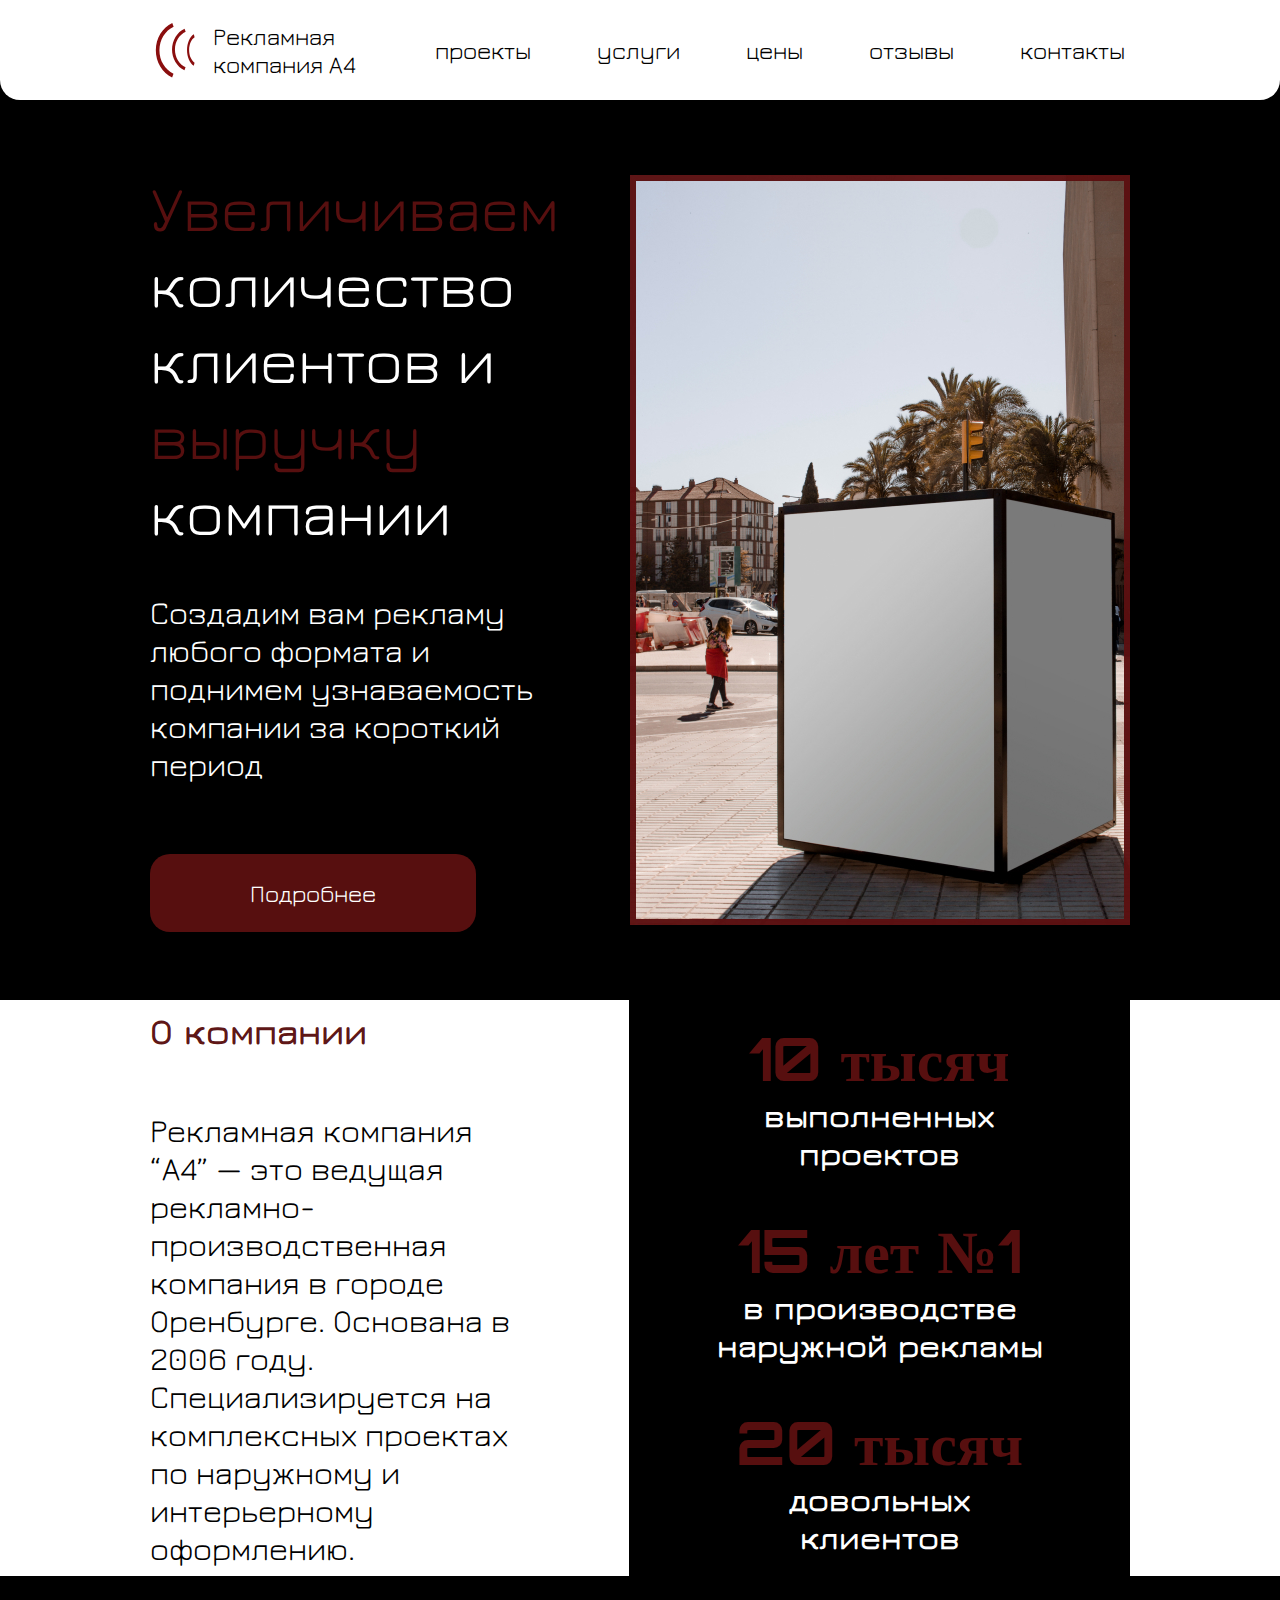
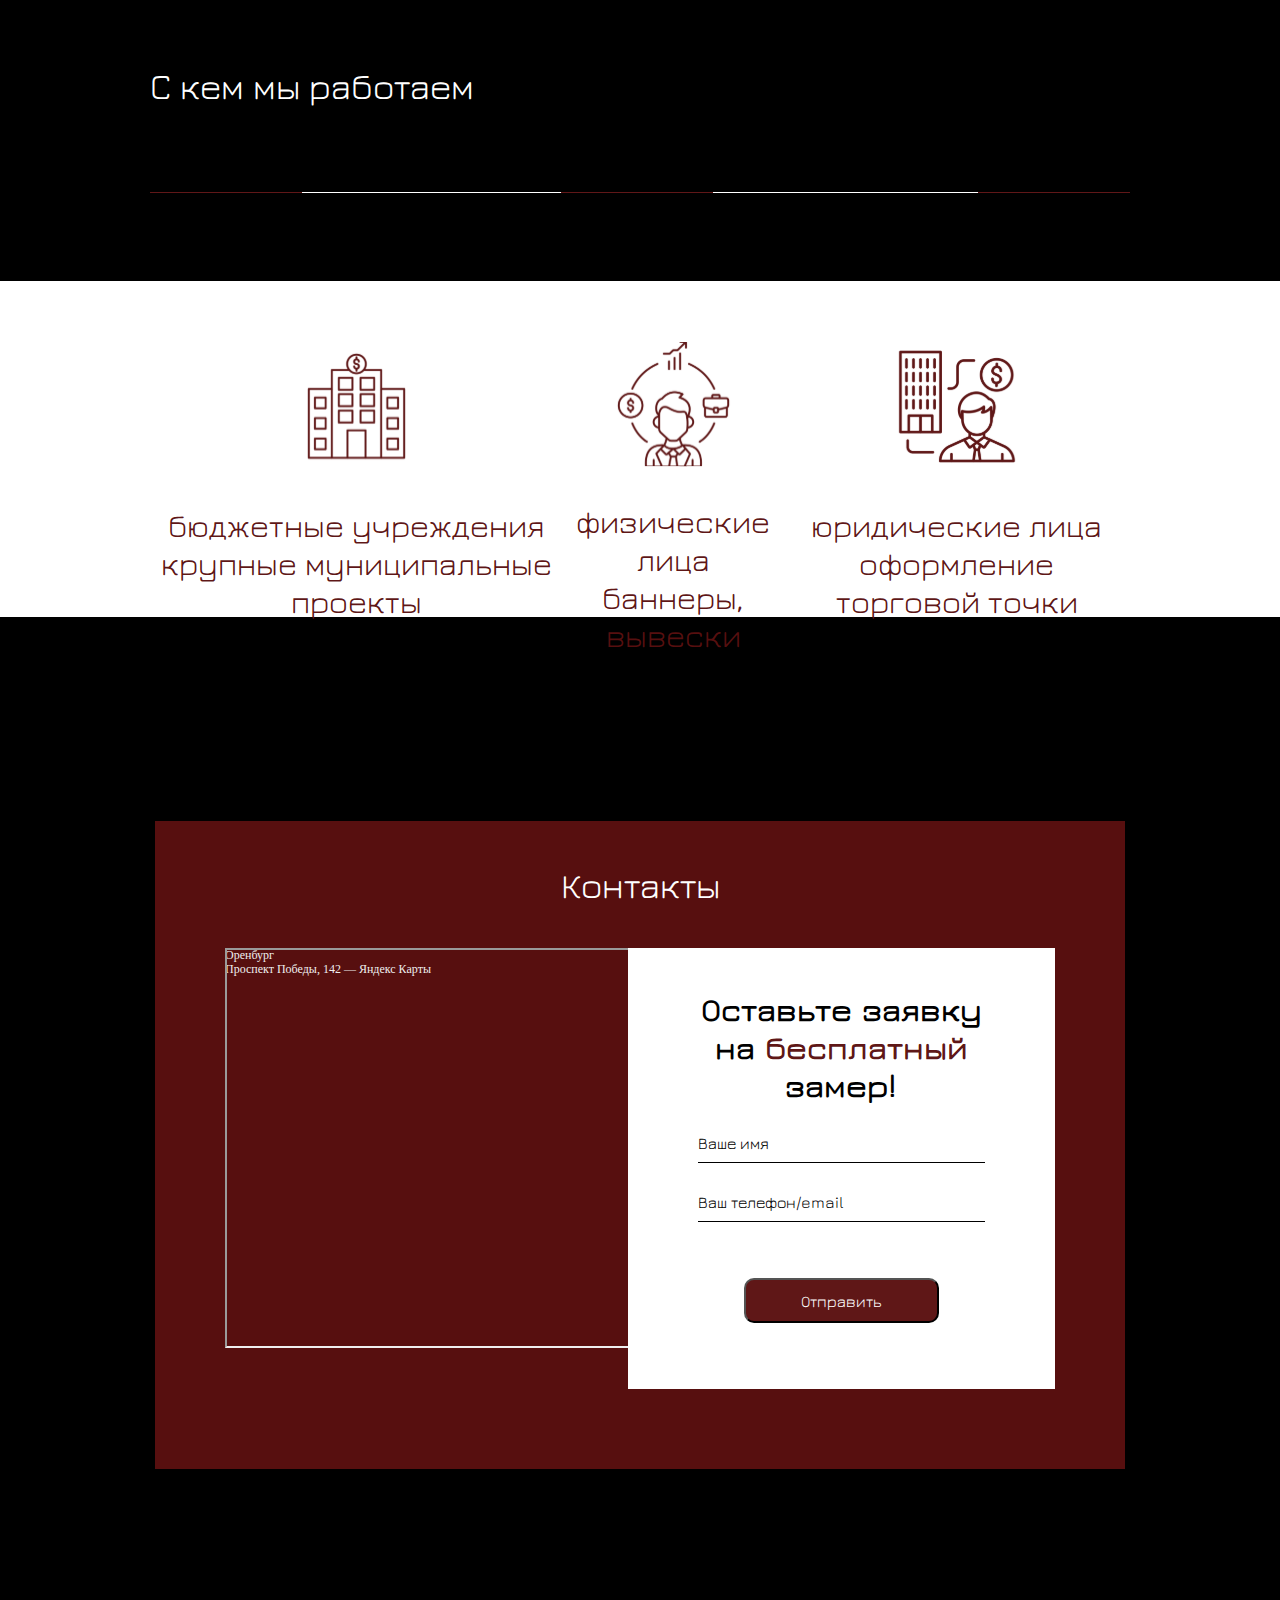
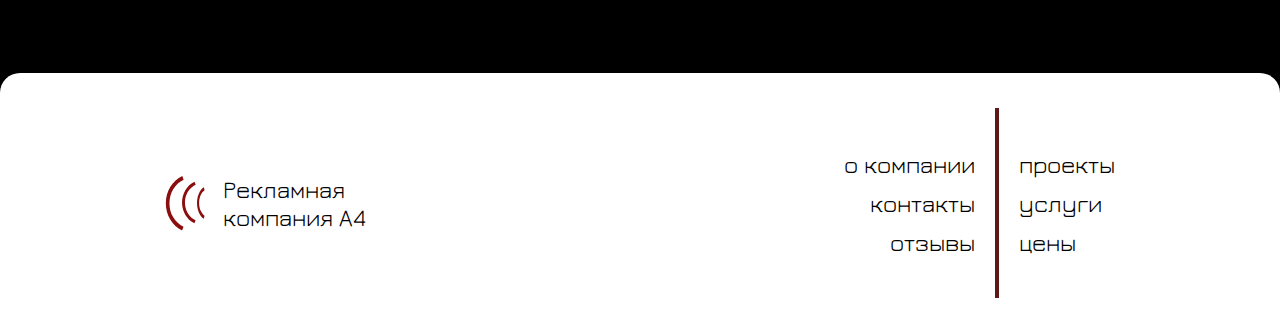
<file: ReklamaCompany1/index.html>
<!DOCTYPE html>
<html lang="en">
  <head>
    <meta charset="UTF-8" />
    <meta name="viewport" content="width=device-width, initial-scale=1.0" />
    <link rel="stylesheet" href="./css/style.css" />
    <title>Рекламная компания</title>
  </head>
  <body>
    <div class="wrapper">
      <div class="home_page">
        <header>
          <a href="#home_page">
            <div class="logo">
              <img src="./logo/Group 41.svg" alt="" />
              <p class="text_logo">Рекламная<br />компания А4</p>
            </div>
          </a>
          <div class="menu">
            <a href="./html/project.html">проекты</a>
            <a href="./html/project.html#servis">услуги</a>
            <a href="./html/price.html">цены</a>
            <a href="./html/reviews.html">отзывы</a>
            <a href="#contact">контакты</a>
          </div>
        </header>
        <div class="content_home_page" id="home_page">
          <div class="text_content">
            <p class="title_home_page">
              <span>Увеличиваем</span> количество клиентов и
              <span>выручку</span> компании
            </p>
            <p class="sub_title_home_page">
              Создадим вам рекламу любого формата и поднимем узнаваемость
              компании за короткий период
            </p>
            <a href="./html/price.html"><button>Подробнее</button></a>
          </div>
          <img src="./img/outdoor-advertising-light-box-street 1.jpg" alt="" />
        </div>
      </div>
      <div class="about_page" id="about_comp">
        <div>
          <p class="title_about_page"><b>О компании</b></p>
          <p class="desc_about_page">
            Рекламная компания “А4” — это ведущая рекламно-производственная
            компания в городе Оренбурге. Основана в 2006 году. Специализируется
            на комплексных проектах по наружному и интерьерному оформлению.
          </p>
        </div>
        <div class="info">
          <p class="text_info">
            <b
              ><span>10 тысяч</span><br />
              выполненных проектов</b
            >
          </p>
          <p class="text_info">
            <b
              ><span>15 лет №1</span><br />
              в производстве наружной рекламы
            </b>
          </p>
          <p class="text_info">
            <b
              ><span>20 тысяч</span><br />
              довольных клиентов
            </b>
          </p>
        </div>
      </div>
      <section>
        <div class="top_side">
          <p class="title_section">С кем мы работаем</p>
          <img src="./img/Group 11.jpg" alt="" />
        </div>
        <div class="bottom_side">
          <div class="block_icon">
            <img src="./img/Mask group.svg" alt="" />
            <p class="desc_icon">
              бюджетные учреждения <br />
              крупные муниципальные проекты
            </p>
          </div>
          <div class="block_icon">
            <img src="./img/Group 6.svg" alt="" />
            <p class="desc_icon">
              физические лица <br />
              баннеры, вывески
            </p>
          </div>
          <div class="block_icon">
            <img src="./img/Group 5.svg" alt="" />
            <p class="desc_icon">
              юридические лица <br />
              оформление торговой точки
            </p>
          </div>
        </div>
      </section>
      <div class="contact_page" id="contact">
        <div class="block_contact">
          <p class="title_contact_page">Контакты</p>
          <div class="sub_block">
            <div style="position: relative; overflow: hidden">
              <a href="https://yandex.ru/maps/48/orenburg/?utm_medium=mapframe&utm_source=maps" style="color: #eee;font-size: 12px;position: absolute;top: 0px;">Оренбург</a>
              <a href="https://yandex.ru/maps/48/orenburg/house/prospekt_pobedy_142/YUwYdwRlSUMFQFtrfXt4eHhjYQ==/?ll=55.135061%2C51.799406&utm_medium=mapframe&utm_source=maps&z=16.59" style="color: #eee;font-size: 12px;position: absolute;top: 14px;">Проспект Победы, 142 — Яндекс Карты</a>      
              <iframe src="https://yandex.ru/map-widget/v1/?ll=55.135061%2C51.799406&mode=search&ol=geo&ouri=ymapsbm1%3A%2F%2Fgeo%3Fdata%3DCgoxNTkyNTg1Mzc5EkLQoNC-0YHRgdC40Y8sINCe0YDQtdC90LHRg9GA0LMsINC_0YDQvtGB0L_QtdC60YIg0J_QvtCx0LXQtNGLLCAxNDIiCg1NilxCFZcyT0I%2C&z=16.59" width="490" height="400" frameborder="1" allowfullscreen="true" style="position: relative"></iframe>
            </div>
            <form action="">
              <p class="title_form"><b>Оставьте заявку на <span>бесплатный</span> замер!</b> </p>
              <input type="text" placeholder="Ваше имя">
              <input type="text" placeholder="Ваш телефон/email">
              <button>Отправить</button>
            </form>
          </div>
        </div>
      </div>
      <footer>
        <a href="#home_page"
        ><div class="logo">
          <img src="./logo/Group 41.svg" alt="" />
          <p class="text_logo">Рекламная<br />компания А4</p>
        </div>
        </a>
        <div class="sub_menu">
          <div class="left_menu">
            <a href="./index.html#about_comp"><p>о компании</p></a>
            <a href="./index.html#contact"><p style="margin: 11px 0;">контакты</p></a>
            <a href="./html/reviews.html"><p>отзывы</p></a>
          </div>
          <div class="line"></div>
          <div class="right_menu">
            <a href="./html/project.html"><p>проекты</p></a>
            <a href="./html/project.html#servis"><p style="margin: 11px 0;">услуги</p></a>
            <a href="./html/price.html"><p>цены</p></a>
          </div>
        </div>
      </footer>
    </div>
  </body>
</html>
</file>
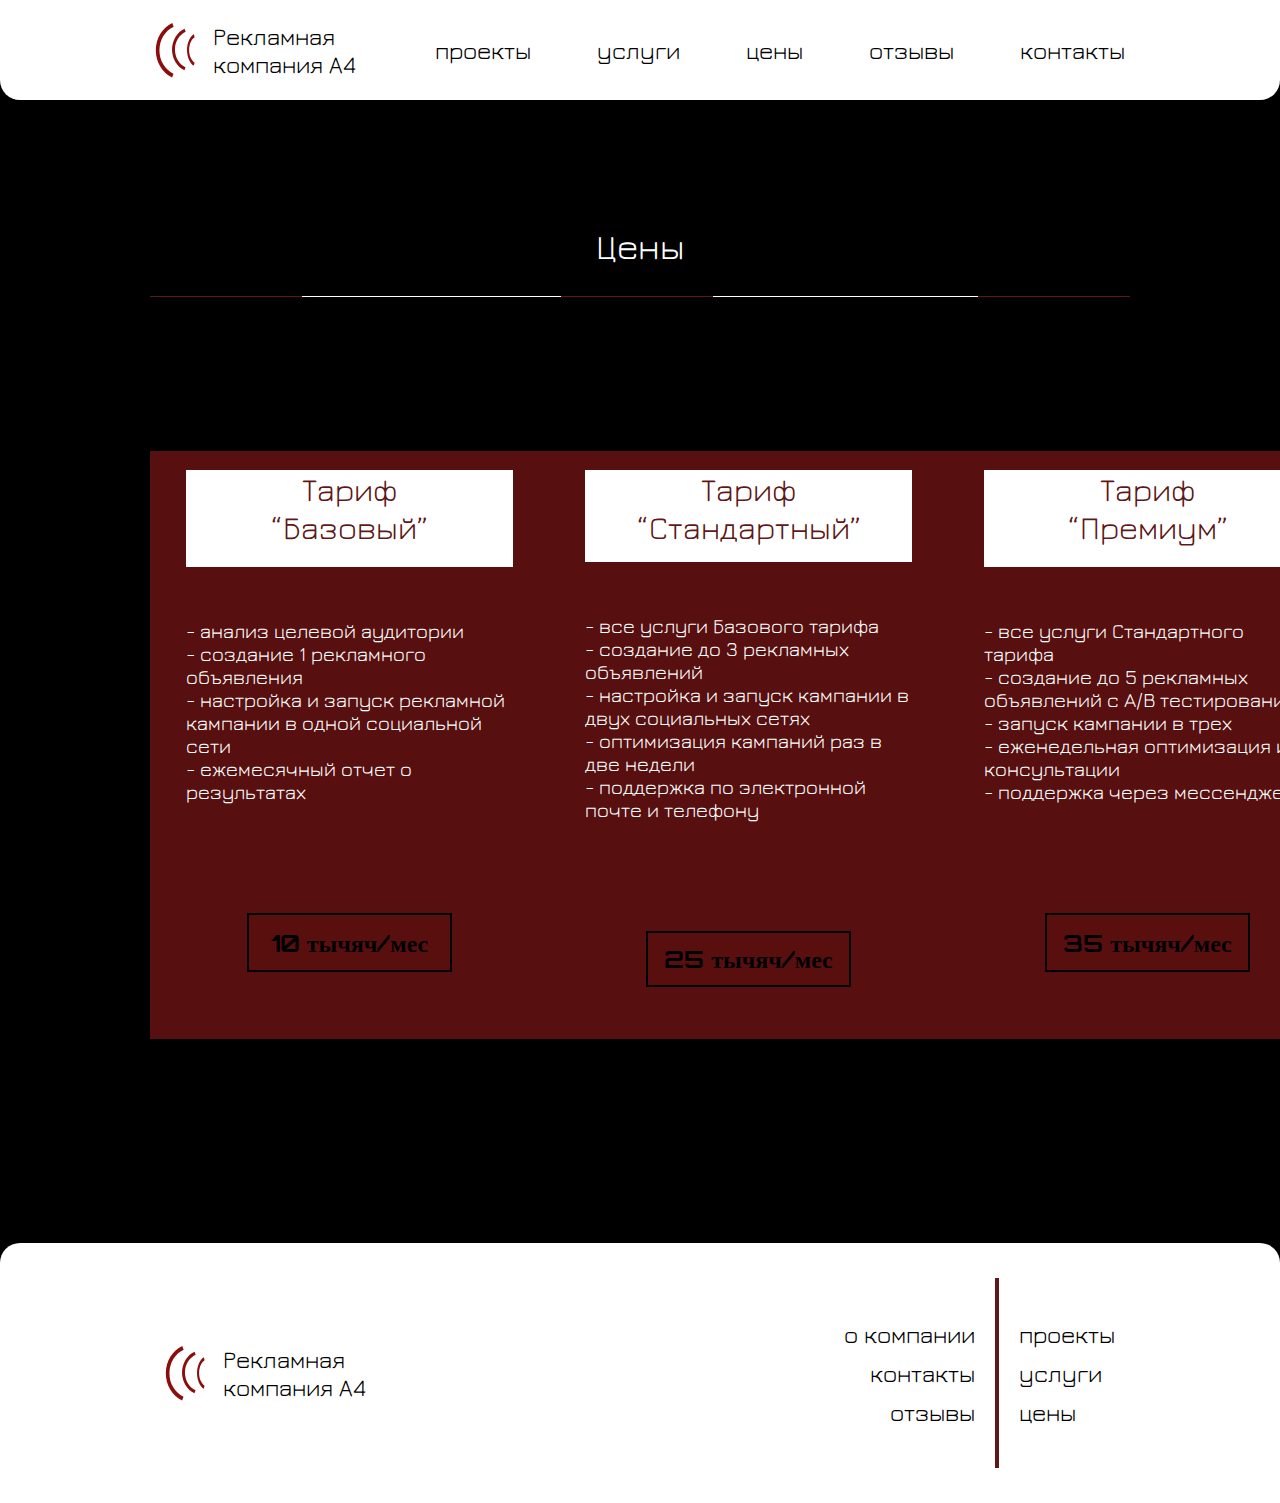
<file: ReklamaCompany1/html/price.html>
<!DOCTYPE html>
<html lang="en">
  <head>
    <meta charset="UTF-8" />
    <meta name="viewport" content="width=device-width, initial-scale=1.0" />
    <link rel="stylesheet" href="../css/price.css" />
    <title>Цены</title>
  </head>
  <body>
    <div class="wrapper">
      <div class="home_page">
        <header>
          <a href="../index.html"
            ><div class="logo">
              <img src="../logo/Group 41.svg" alt="" />
              <p class="text_logo">Рекламная<br />компания А4</p>
            </div>
            </a>
          <div class="menu">
            <a href="../html/project.html">проекты</a>
            <a href="../html/project.html#servis">услуги</a>
            <a href="../html/price.html">цены</a>
            <a href="../html/reviews.html">отзывы</a>
            <a href="../index.html#contact">контакты</a>
          </div>
        </header>
        <div class="content_home_page">
          <p class="title_home_page">Цены</p>
          <img src="../img/Group 11.jpg" alt="" />
          <div class="blocks_price">
            <div class="block">
              <div class="title_price">
                <p>
                  Тариф <br />
                  “Базовый”
                </p>
              </div>
              <p class="desc_block">- анализ целевой аудитории</p>
              <p class="desc_block">- создание 1 рекламного объявления</p>
              <p class="desc_block">
                - настройка и запуск рекламной кампании в одной социальной сети
              </p>
              <p class="desc_block">- ежемесячный отчет о результатах</p>
              <button><b>10 тычяч/мес</b></button>
            </div>
            <div class="block">
              <div class="title_price">
                <p>Тариф<br />“Стандартный”</p>
              </div>
              <p class="desc_block">- все услуги Базового тарифа</p>
              <p class="desc_block">- создание до 3 рекламных объявлений</p>
              <p class="desc_block">
                - настройка и запуск кампании в двух социальных сетях
              </p>
              <p class="desc_block">- оптимизация кампаний раз в две недели</p>
              <p class="desc_block">
                - поддержка по электронной почте и телефону
              </p>
              <button><b>25 тычяч/мес</b></button>
            </div>
            <div class="block">
              <div class="title_price">
                <p>Тариф<br />“Премиум”</p>
              </div>
              <p class="desc_block">- все услуги Стандартного тарифа</p>
              <p class="desc_block">
                - создание до 5 рекламных объявлений с A/B тестированием
              </p>
              <p class="desc_block">- запуск кампании в трех</p>
              <p class="desc_block">
                - еженедельная оптимизация и консультации
              </p>
              <p class="desc_block">- поддержка через мессенджеры</p>
              <button><b>35 тычяч/мес</b></button>
            </div>
          </div>
        </div>
      </div>
      <footer>
        <a href="../index.html"
        ><div class="logo">
          <img src="../logo/Group 41.svg" alt="" />
          <p class="text_logo">Рекламная<br />компания А4</p>
        </div>
        </a>
        <div class="sub_menu">
          <div class="left_menu">
            <a href="../index.html#about_comp"><p>о компании</p></a>
            <a href="../index.html#contact"><p style="margin: 11px 0;">контакты</p></a>
            <a href="../html/reviews.html"><p>отзывы</p></a>
          </div>
          <div class="line"></div>
          <div class="right_menu">
            <a href="../html/project.html"><p>проекты</p></a>
            <a href="../html/project.html#servis"><p style="margin: 11px 0;">услуги</p></a>
            <a href="../html/price.html"><p>цены</p></a>
          </div>
        </div>
      </footer>
    </div>
  </body>
</html>
</file>
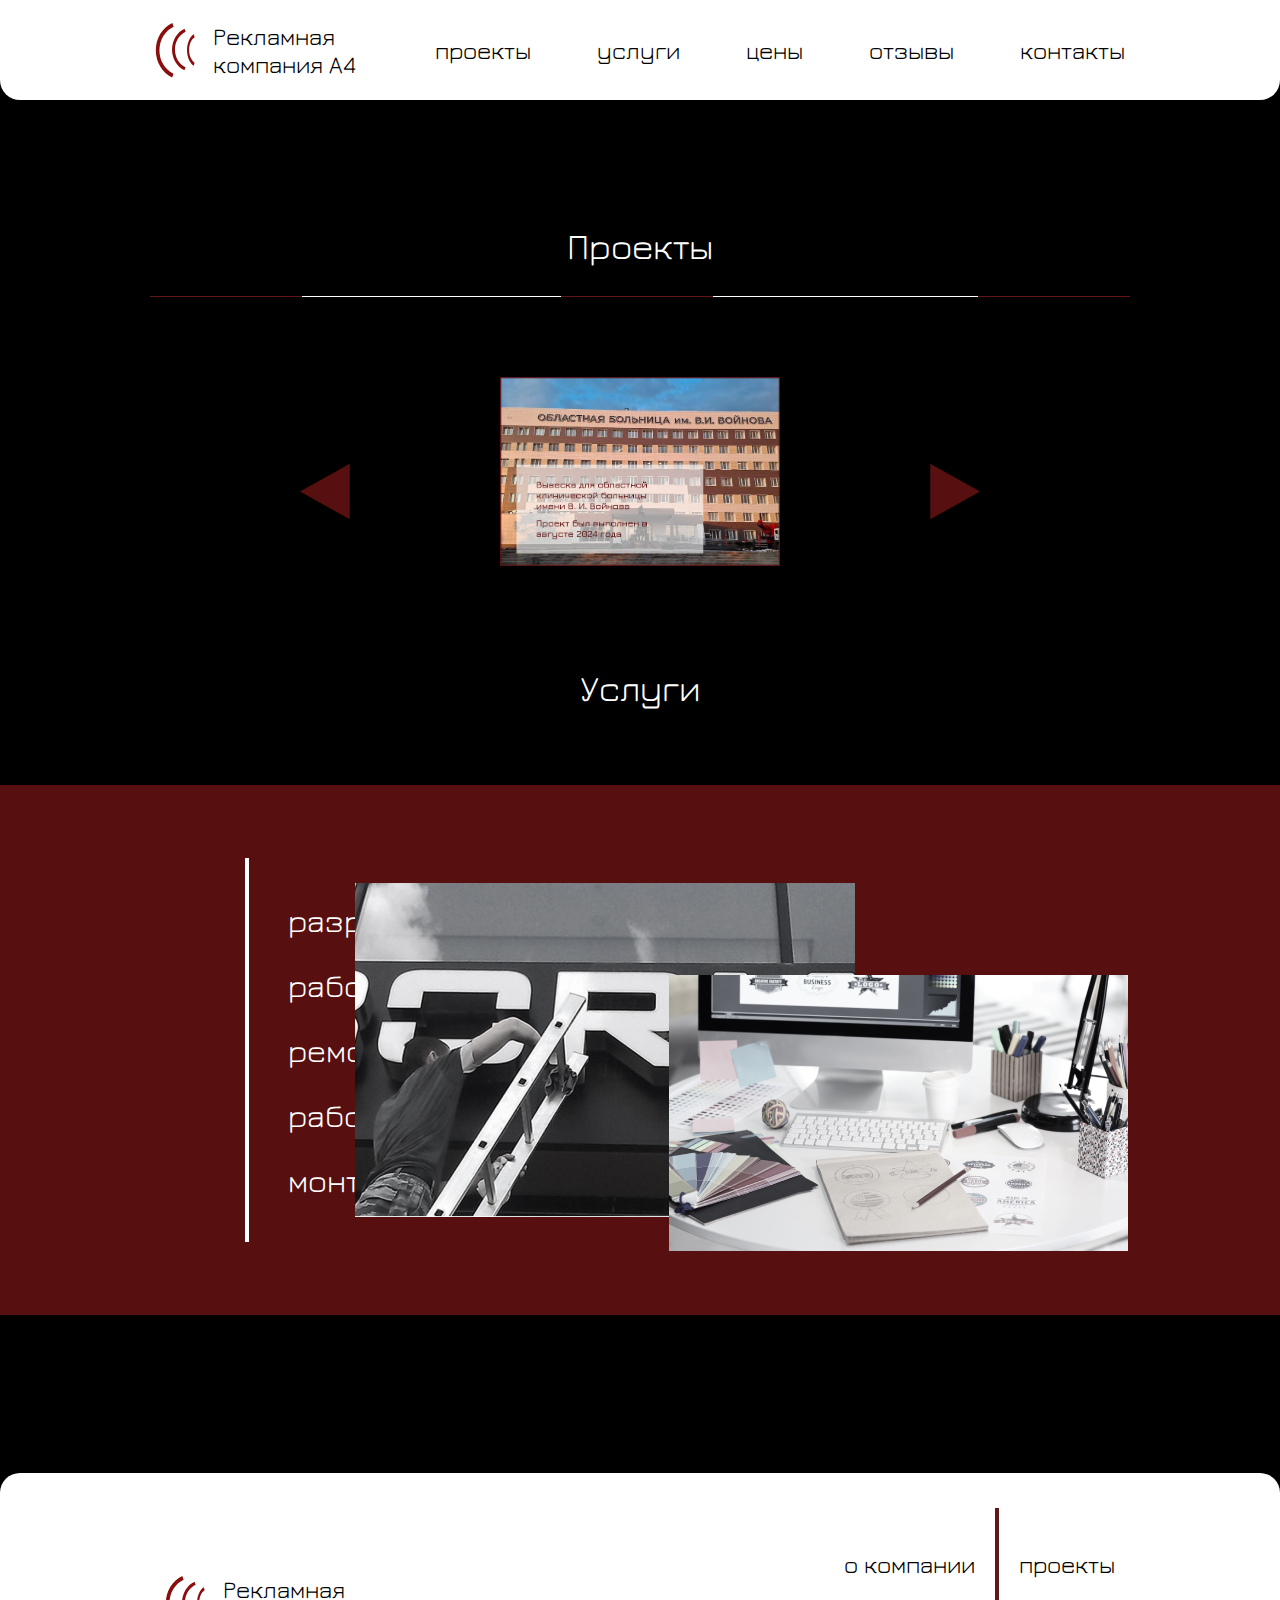
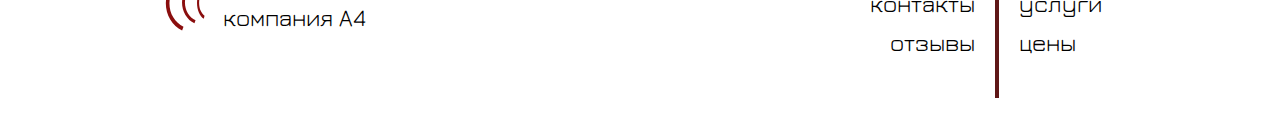
<file: ReklamaCompany1/html/project.html>
<!DOCTYPE html>
<html lang="en">
  <head>
    <meta charset="UTF-8" />
    <meta name="viewport" content="width=device-width, initial-scale=1.0" />
    <link rel="stylesheet" href="../css/project.css" />
    <title>Проекты</title>
  </head>
  <body>
    <div class="wrapper">
      <div class="home_page">
        <header>
          <a href="../index.html"
            ><div class="logo">
              <img src="../logo/Group 41.svg" alt="" />
              <p class="text_logo">Рекламная<br />компания А4</p>
            </div>
            </a>
            <div class="menu">
              <a href="../html/project.html">проекты</a>
              <a href="#servis">услуги</a>
              <a href="../html/price.html">цены</a>
              <a href="../html/reviews.html">отзывы</a>
              <a href="../index.html#contact">контакты</a>
            </div>
        </header>
        <div class="content_home_page">
          <p class="title_home_page">Проекты</p>
          <img src="../img/Group 11.jpg" alt="" />
        </div>
        <div class="slider">
          <img src="../img/Group 37.jpg" alt="" />
          <img src="../img/Group 38.jpg" alt="" />
          <img src="../img/Group 40.jpg" alt="" />
          <img src="../img/Group 41.jpg" alt="" />
        </div>
      </div>
      <div class="services_page">
        <p class="title_services_page" id="servis">Услуги</p>
        <div class="block_content">
          <div class="line"></div>
          <div class="text_content">
            <p>разработка дизайна</p>
            <p>работа с согласованием вывесок</p>
            <p>ремонт вывесок</p>
            <p>работа промышленных альпинистов</p>
            <p>монтаж</p>
          </div>
          <img class="poz" src="../img/1271.jpg" alt="" />
          <img class="poz1" src="../img/logo-design.jpg" alt="" />
        </div>
      </div>
      <footer>
        <a href="../index.html"
        ><div class="logo">
          <img src="../logo/Group 41.svg" alt="" />
          <p class="text_logo">Рекламная<br />компания А4</p>
        </div>
        </a>
        <div class="sub_menu">
          <div class="left_menu">
            <a href="../index.html#about_comp"><p>о компании</p></a>
            <a href="../index.html#contact"><p style="margin: 11px 0;">контакты</p></a>
            <a href="../html/reviews.html"><p>отзывы</p></a>
          </div>
          <div class="line"></div>
          <div class="right_menu">
            <a href="../html/project.html"><p>проекты</p></a>
            <a href="../html/project.html#servis"><p style="margin: 11px 0;">услуги</p></a>
            <a href="../html/price.html"><p>цены</p></a>
          </div>
        </div>
      </footer>
    </div>
    <script src="https://code.jquery.com/jquery-3.7.1.min.js"></script>
    <script src="../js/slick.min.js"></script>
    <script src="../js/script.js"></script>
  </body>
</html>
</file>
<file: ReklamaCompany1/css/style.css>
button, a{
    cursor: pointer;
}

@font-face {
    font-family: Jura;
    src: url(../font/Jura.ttf);
}

@font-face {
    font-family: Orbitron;
    src: url(../font/Orbitron.ttf);
}

* {
    padding: 0;
    margin: 0;
    box-sizing: border-box;
}

.wrapper {
    height: 100%;
    background-color: black;
}
 a{
text-decoration: none;
color: black;
}
.home_page {
    background-color: black;
    height: 100%;
    font-family: Jura;
    display: flex;
    flex-direction: column;
    align-content: space-between;
}

header {
    display: flex;
    justify-content: space-between;
    font-size: 24px;
    color: black;
    height: 100px;
    background-color: white;
    border-radius: 0 0 20px 20px;
    align-items: center;
    padding: 0 155px;
}

header a {
    font-family: Jura;
    text-decoration: none;
    color: black;
}

.logo {
    display: flex;
    align-items: center;
}

header a:not(:last-child) {
    margin-right: 60px;
}

.content_home_page {
    display: flex;
    align-items: center;
    justify-content: space-between;
    padding: 0 150px;
    height: 100vh;
}

.text_content {
    color: white;
}

.title_home_page {
    font-size: 64px;
    width: 90%;
    margin-bottom: 44px;
}

.title_home_page span {
    color: rgba(90, 16, 16, 0.97);
}

.sub_title_home_page {
    font-size: 32px;
    width: 80%;
    margin-bottom: 71px;
}

.text_content button {
    background-color: rgba(90, 16, 16, 0.97);
    border-radius: 20px;
    font-size: 24px;
    color: white;
    font-family: Jura;
    padding: 25px 100px;
    border: none;
}

.about_page {
    font-family: Jura;
    display: flex;
    justify-content: space-between;
    padding: 0 150px;
    align-items: center;
    background-color: white;
}

.title_about_page {
    color: rgba(90, 16, 16, 0.97);
    font-size: 36px;
    margin-bottom: 59px;
}

.desc_about_page {
    font-size: 32px;
    width: 80%;
}

.info {
    background-color: black;
    text-align: center;
    min-width: 501px;
}

.text_info {
    color: white;
    font-size: 32px;
    padding: 20px 80px;
}

.info span {
    font-family: Orbitron;
    font-size: 60px;
    color: rgba(90, 16, 16, 0.97);

}

/* **************************************** */
section {
    font-family: Jura;
    display: flex;
    flex-direction: column;
}

.title_section {
    font-size: 36px;
    color: white;
    margin-bottom: 85px;
}

/* ************************************************** */
.top_side {
    display: flex;
    flex-direction: column;
    justify-content: center;
    background-color: black;
    padding: 0 150px;
    height: 305px;
}

.block_icon {
    display: flex;
    flex-direction: column;
    align-items: center;
}

.bottom_side {
    display: flex;
    height: 336px;
    background-color: white;
    padding: 61px 150px 34px 150px;
    justify-content: space-between;
}

.desc_icon {
    text-align: center;
    color: rgba(90, 16, 16, 0.97);
    font-size: 32px;
    margin-top: 35px;
}

.contact_page {
    padding: 204px 155px;
    background-color: black;
}

.block_contact {
    background-color: rgba(90, 16, 16, 0.97);
    padding: 42px 70px 80px 70px;
}

.sub_block {
    display: flex;
    justify-content: space-between;
}

.title_contact_page {
    color: white;
    text-align: center;
    font-family: Jura;
    font-size: 36px;
    margin-bottom: 42px;
}

form {
    background-color: white;
    display: flex;
    flex-direction: column;
    width: 490px;
    padding: 42px 70px;
}

.title_form {
    text-align: center;
    font-size: 32px;
    font-family: Jura;
    margin-bottom: 32px;
}

input {
    border: none;
    margin-bottom: 32px;
    font-family: Jura;
    border-bottom: 1px solid black;
    padding-bottom: 10px;
}

.title_form span {
    color: rgba(90, 16, 16, 0.97);
}

::placeholder {
    font-size: 16px;
    color: black;
}

form button {
    width: 195px;
    height: 45px;
    background-color: rgba(90, 16, 16, 0.97);
    border-radius: 10px;
    color: white;
    font-family: Jura;
    font-size: 16px;
    margin: 24px auto;
}

footer {
    font-family: Jura;
   display: flex;
   justify-content: space-between;
   align-items: center;
   padding: 0 165px;
   height: 260px;
   border-radius: 20px 20px 0 0;
   background-color: white;
   width: 100%;
}
footer .logo {
    font-size: 24px;
}
.sub_menu{
    display: flex;
    font-size: 24px;
    align-items: center;
}
.line{
    height: 190px;
    border: 2px solid rgba(90, 16, 16, 0.97);
margin: 0 20px;
}
.left_menu{
    text-align: right;
}
.wrapper{
    background-color: black;
}
</file>
<file: ReklamaCompany1/css/price.css>
button, a{
    cursor: pointer;
}

@font-face {
    font-family: Jura;
    src: url(../font/Jura.ttf);
}

@font-face {
    font-family: Orbitron;
    src: url(../font/Orbitron.ttf);
}

* {
    padding: 0;
    margin: 0;
    box-sizing: border-box;
}

.wrapper {
    height: 100%;
}

.home_page {
    background-color: black;
    height: 100%;
    font-family: Jura;
    display: flex;
    flex-direction: column;
    align-content: space-between;
}
 a{
    text-decoration: none;
    color: black;
    }
header {
    display: flex;
    justify-content: space-between;
    font-size: 24px;
    color: black;
    height: 100px;
    background-color: white;
    border-radius: 0 0 20px 20px;
    align-items: center;
    padding: 0 155px;
}

header a {
    font-family: Jura;
    text-decoration: none;
    color: black;
}

.logo {
    display: flex;
    align-items: center;
}

header a:not(:last-child) {
    margin-right: 60px;
}

.content_home_page {
    display: flex;
    flex-direction: column;
    padding: 124px 150px 204px 150px;
    height: 100%;
    font-family: Jura;
}
/* ******************************************** */


/* *********************************************** */
.title_home_page {
    color: white;
    font-size: 36px;
    text-align: center;
    margin-bottom: 29px;
}
.content_home_page img{
    height: 1px;
}
.blocks_price{
    display: flex;
    justify-content: space-between;
    margin-top: 154px;
}
.block{
    background-color: #5A1010F7;
    width: 400px;
    height: 588px;
    padding: 19px 36px 52px 36px;
display: flex;
flex-direction: column;
}
.title_price{
    width: 327px;
    height: 97px;
    background-color: white;
    color: #5A1010F7;
    font-size: 32px;
    text-align: center;
    margin-bottom: 52px;
}
.desc_block{
    color: white;
    font-size: 20px;
}
.blocks_price button{
    width: 205px;
    height: 59px;
    color: black;
    background-color: #5A1010F7;
    border: 2px solid black;
    margin: 110px auto 0 auto;
    font-family: Orbitron;
    font-size: 24px;
    
}

footer {
    font-family: Jura;
   display: flex;
   justify-content: space-between;
   align-items: center;
   padding: 0 165px;
   height: 260px;
   border-radius: 20px 20px 0 0;
   background-color: white;
   width: 100%;
}
footer .logo {
    font-size: 24px;
}
.sub_menu{
    display: flex;
    font-size: 24px;
    align-items: center;
}
.line{
    height: 190px;
    border: 2px solid rgba(90, 16, 16, 0.97);
margin: 0 20px;
}
.left_menu{
    text-align: right;
}
.wrapper{
    background-color: black;
}
</file>
<file: ReklamaCompany1/css/project.css>
button, a{
    cursor: pointer;
}

@font-face {
    font-family: Jura;
    src: url(../font/Jura.ttf);
}

@font-face {
    font-family: Orbitron;
    src: url(../font/Orbitron.ttf);
}

* {
    padding: 0;
    margin: 0;
    box-sizing: border-box;
}

.wrapper {
    height: 100%;
}

.home_page {
    background-color: black;
    height: 100%;
    font-family: Jura;
    display: flex;
    flex-direction: column;
    align-content: space-between;
}

header {
    display: flex;
    justify-content: space-between;
    font-size: 24px;
    color: black;
    height: 100px;
    background-color: white;
    border-radius: 0 0 20px 20px;
    align-items: center;
    padding: 0 155px;
}

header a {
    font-family: Jura;
    text-decoration: none;
    color: black;
}

.logo {
    display: flex;
    align-items: center;
}

header a:not(:last-child) {
    margin-right: 60px;
}

.content_home_page {
    display: flex;
    flex-direction: column;

    padding: 124px 150px 0px 150px;
    /* height: 100vh; */
    font-family: Jura;
}

.title_home_page,
.title_services_page {
    color: white;
    font-size: 36px;
    text-align: center;
    margin-bottom: 29px;
}

.content_home_page img {
    height: 1px;
}

/* ************************************* */
/* Ограничивающая оболочка */
.slick-list {
    overflow: hidden;
}

/* Лента слайдов */
.slick-track {
    display: flex;
}

.slider {
    position: relative;
    padding: 80px 500px 100px 500px;
}

/* стилизация кнопки */
.slider .slick-arrow {
    position: absolute;
    top: 45%;
    margin: 0 300px;
    z-index: 10;
    font-size: 0;
    width: 50px;
    height: 60px;
}

.slider .slick-arrow.slick-next {
    left: 0;
    background: url('../icon/Polygon\ 1.svg') 0 0 / 100% no-repeat;
    border: none;
}

.slider .slick-arrow.slick-prev {
    right: 0;
    background: url('../icon/Polygon\ 2.svg') 0 0 / 100% no-repeat;
    border: none;
}

.slider .slick-arrow.slick-prev,
.slick-arrow.slick-next:hover {
    cursor: pointer;
}

.slider_item img {
    cursor: pointer;
}

.services_page {
    background-color: black;
    font-family: Jura;
    padding-bottom: 158px;
}
a{
    text-decoration: none;
    color: black;
    }
.block_content {
    background-color: #5A1010F7;
    height: 530px;
    margin-top: 76px;
    display: flex;
    align-items: center;
    padding: 81px 225px;
    position: relative;
}
.poz{
position: absolute;
right: 425px;
}
.poz1{
    position: absolute;
    right: 152px;
    top: 190px;
    }
.text_content {
    color: white;
    font-family: Jura;
    font-size: 32px;
}

.text_content p:not(:last-child) {
    margin-bottom: 27px;
}

.block_content .line {
    height: 384px;
    margin-right: 39px;
    border: 2px solid white;
    width: 1px;
}

footer {
    font-family: Jura;
    display: flex;
    justify-content: space-between;
    align-items: center;
    padding: 0 165px;
    height: 260px;
    border-radius: 20px 20px 0 0;
    background-color: white;
    width: 100%;
}

footer .logo {
    font-size: 24px;
}

.sub_menu {
    display: flex;
    font-size: 24px;
    align-items: center;
}

.line {
    height: 190px;
    border: 2px solid rgba(90, 16, 16, 0.97);
    margin: 0 20px;
}

.left_menu {
    text-align: right;
}

.wrapper {
    background-color: black;
}
</file>
